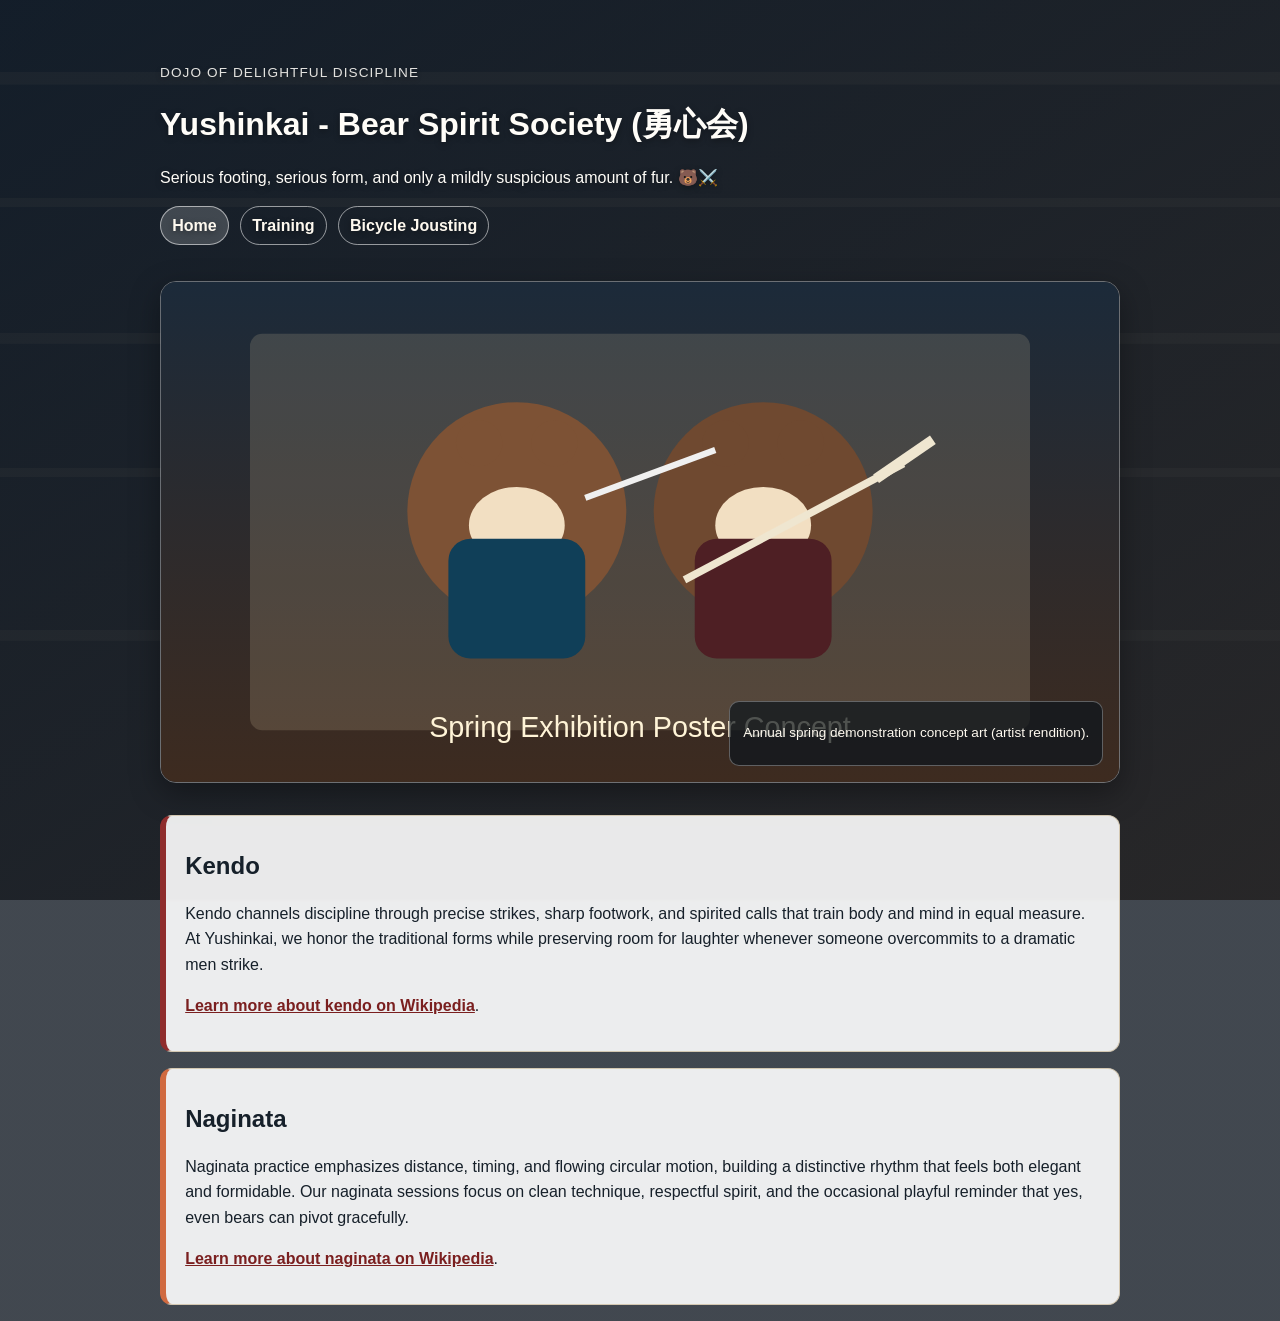
<file: index.html>
<!doctype html>
<html lang="en">
<head>
  <meta charset="UTF-8" />
  <meta name="viewport" content="width=device-width, initial-scale=1.0" />
  <title>Yushinkai - Bear Spirit Society</title>
  <link rel="stylesheet" href="styles.css" />
  <!-- Google tag (gtag.js) -->
  <script async src="https://www.googletagmanager.com/gtag/js?id=G-T15H61G9F0"></script>
  <script>
    window.dataLayer = window.dataLayer || [];
    function gtag(){dataLayer.push(arguments);}
    gtag('js', new Date());
    gtag('config', 'G-T15H61G9F0');
  </script>
</head>
<body>
  <header class="site-header">
    <p class="eyebrow">Dojo of Delightful Discipline</p>
    <h1>Yushinkai - Bear Spirit Society (勇心会)</h1>
    <p class="tagline">Serious footing, serious form, and only a mildly suspicious amount of fur.</p>
    <nav class="top-nav" aria-label="Main navigation">
      <a class="active" href="index.html" aria-current="page">Home</a>
      <a href="training.html">Training</a>
      <a href="bicycle-jousting.html">Bicycle Jousting</a>
    </nav>
  </header>

  <main>
    <section class="hero" aria-label="Featured concept artwork of armored bears sparring">
      <img src="images/hero-bear-duel.svg" alt="Two excited bears in bogu, one with a katana and one with a naginata, sparring in a dramatic dojo scene" />
      <div class="hero-note">
        <p>Annual spring demonstration concept art (artist rendition).</p>
      </div>
    </section>

    <section class="card" id="kendo">
      <h2>Kendo</h2>
      <p>
        Kendo channels discipline through precise strikes, sharp footwork, and spirited calls that train body and mind in equal measure.
        At Yushinkai, we honor the traditional forms while preserving room for laughter whenever someone overcommits to a dramatic men strike.
      </p>
      <p><a href="https://en.wikipedia.org/wiki/Kendo" target="_blank" rel="noopener noreferrer">Learn more about kendo on Wikipedia</a>.</p>
    </section>

    <section class="card" id="naginata">
      <h2>Naginata</h2>
      <p>
        Naginata practice emphasizes distance, timing, and flowing circular motion, building a distinctive rhythm that feels both elegant and formidable.
        Our naginata sessions focus on clean technique, respectful spirit, and the occasional playful reminder that yes, even bears can pivot gracefully.
      </p>
      <p><a href="https://en.wikipedia.org/wiki/Naginata" target="_blank" rel="noopener noreferrer">Learn more about naginata on Wikipedia</a>.</p>
    </section>
  </main>
</body>
</html>
</file>
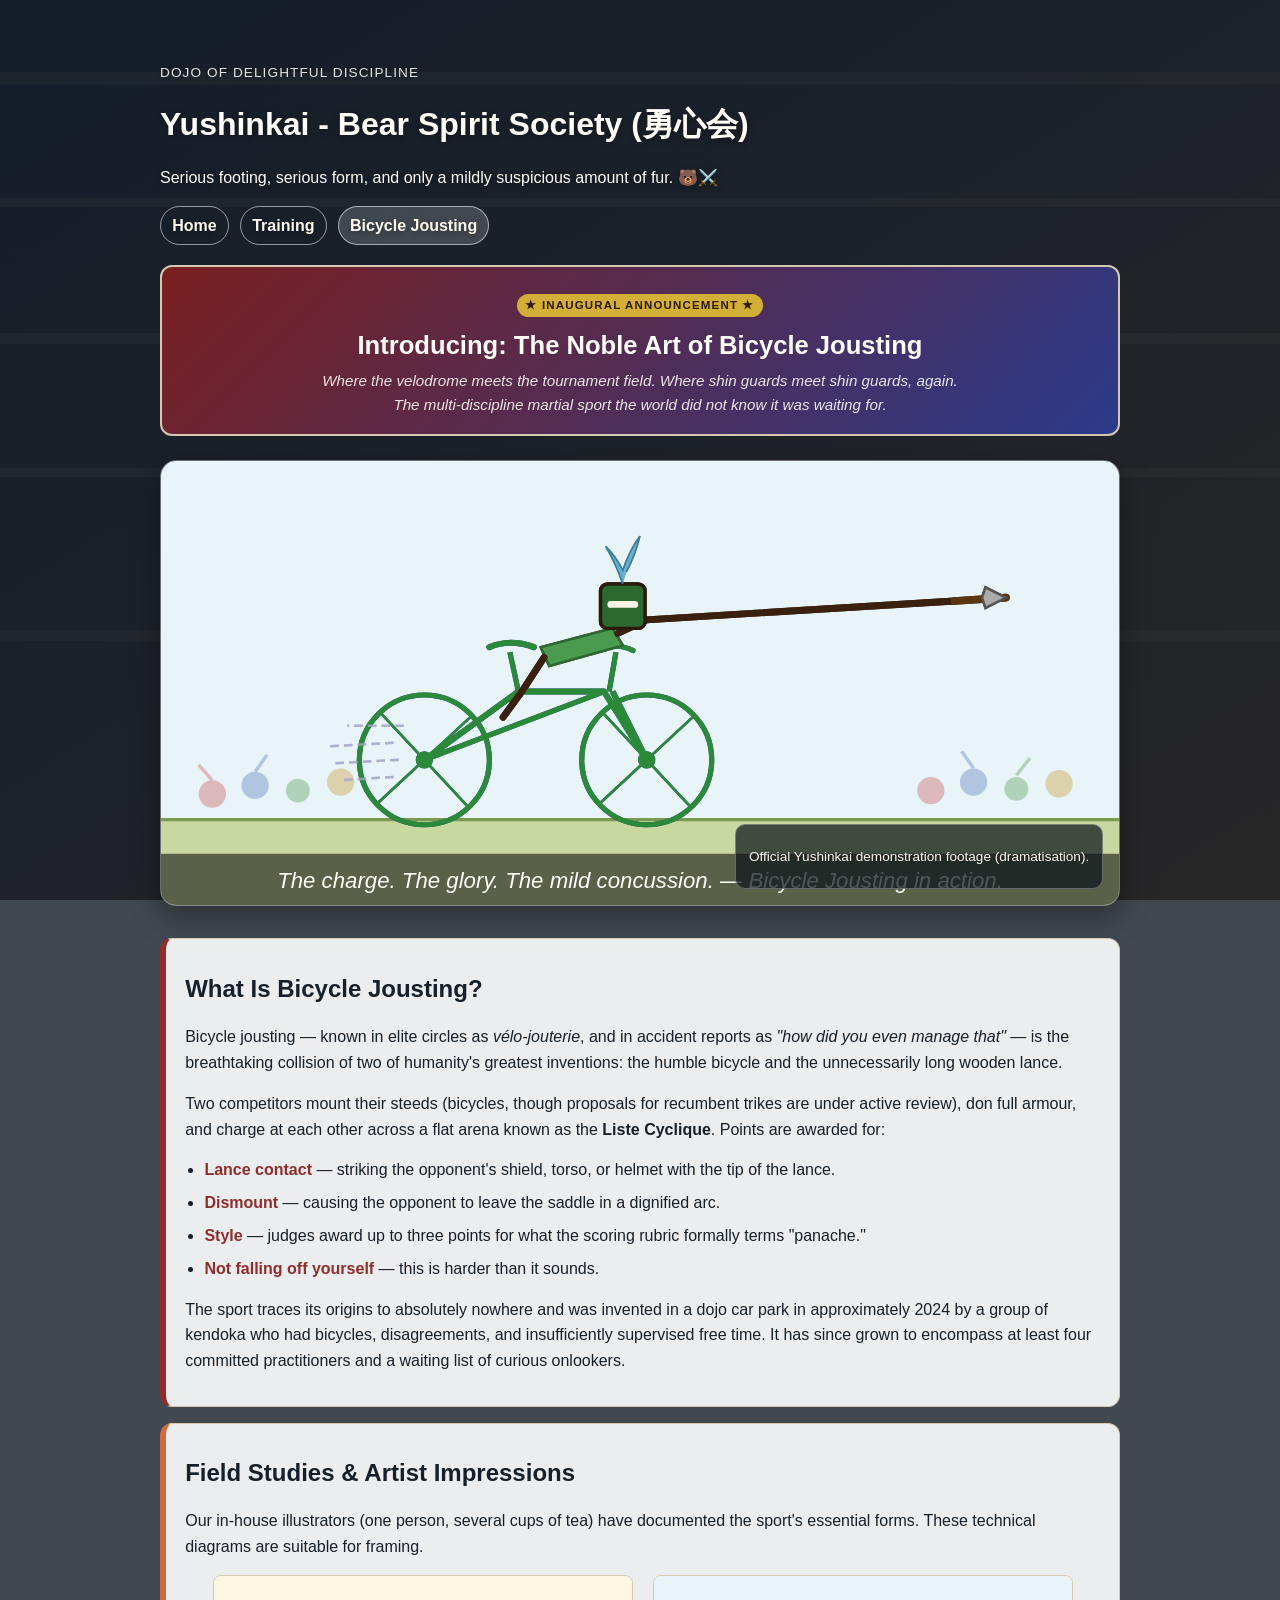
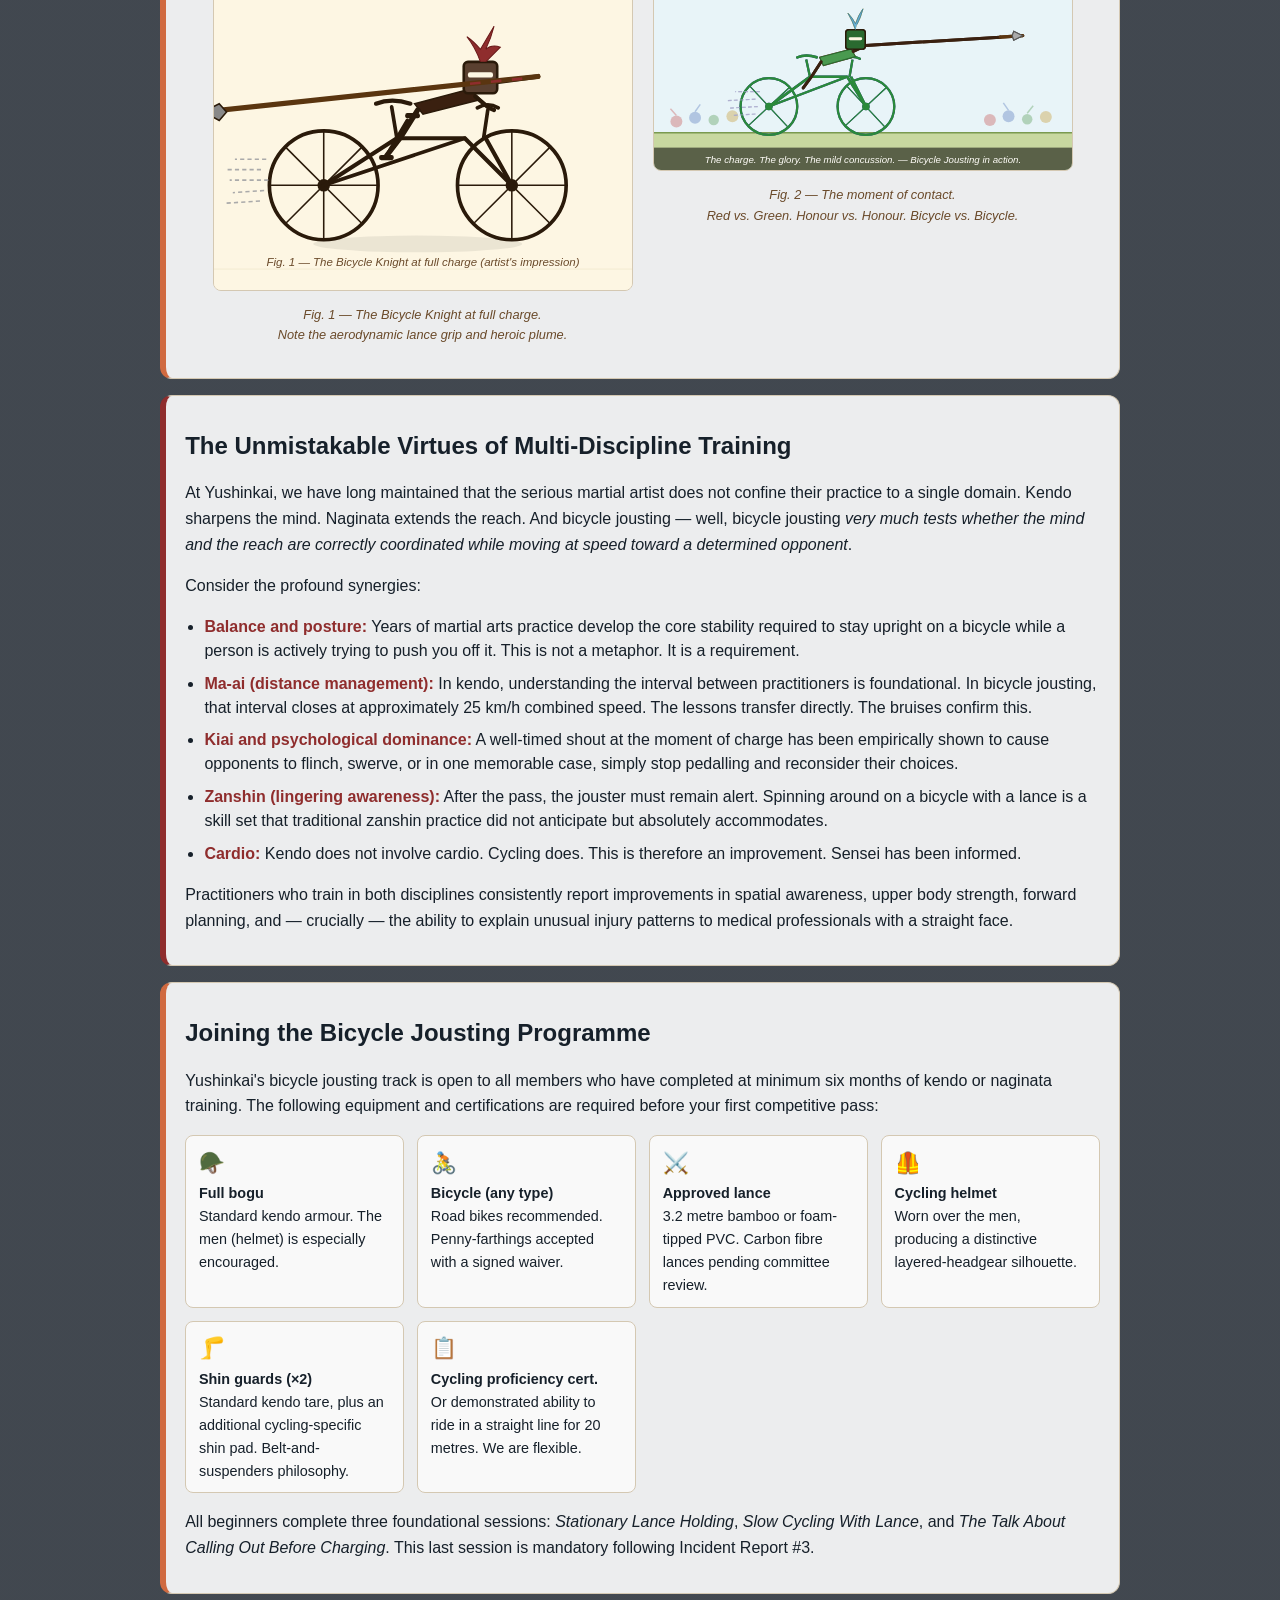
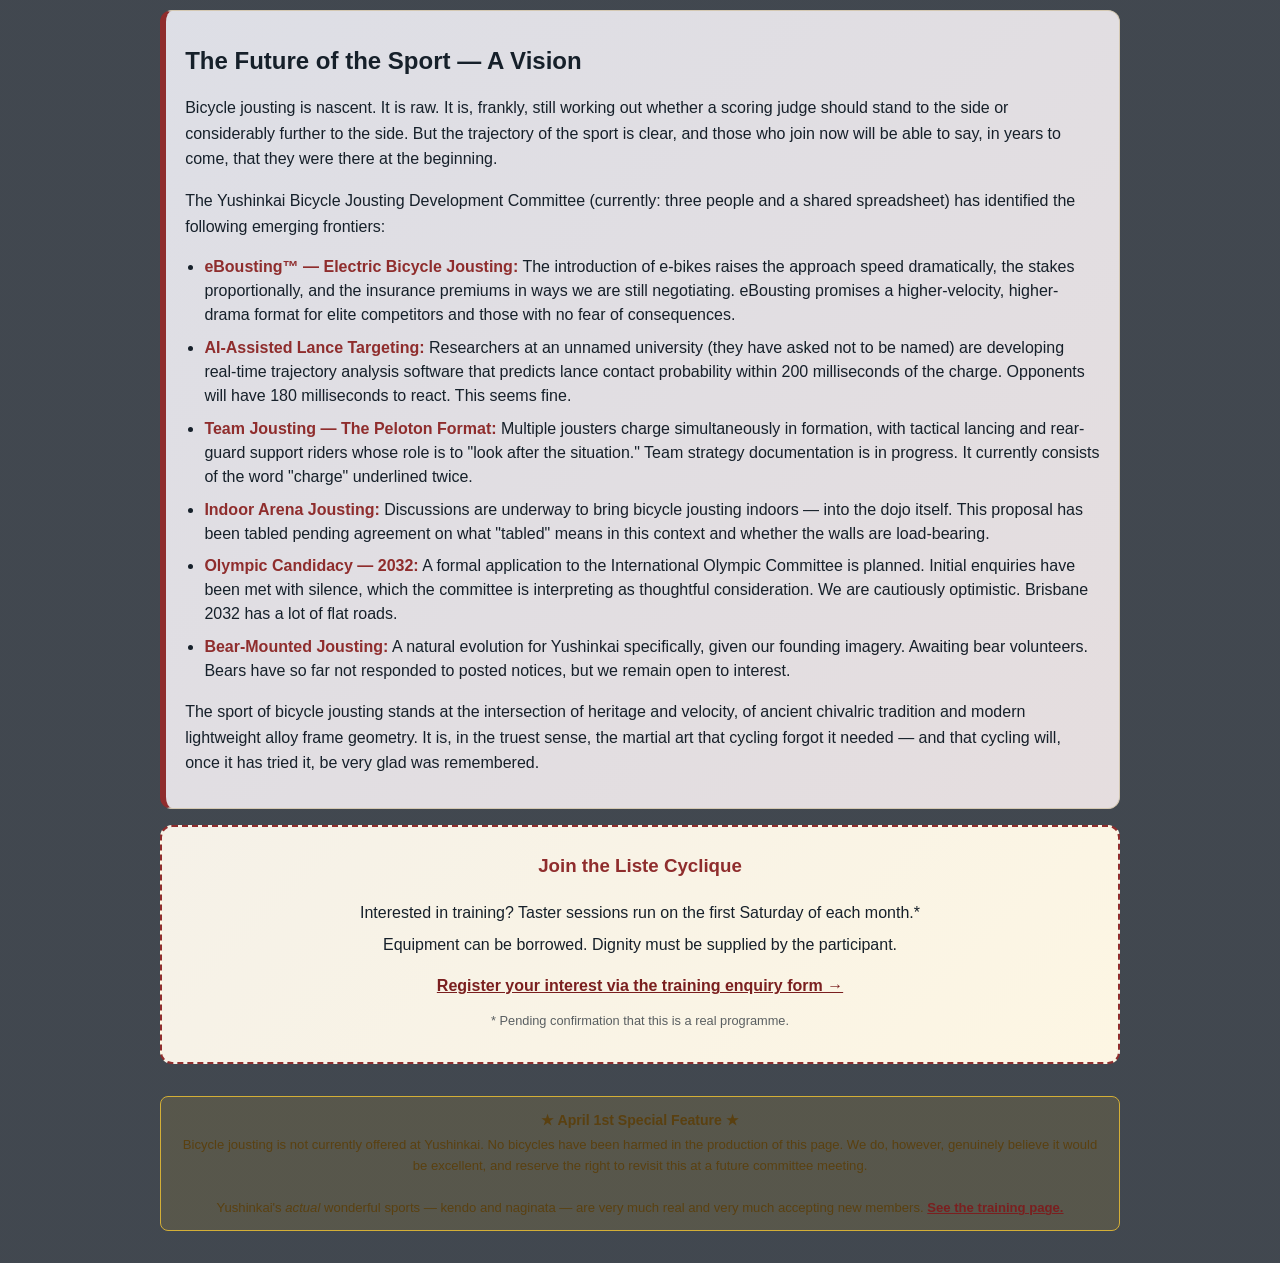
<file: bicycle-jousting.html>
<!doctype html>
<html lang="en">
<head>
  <meta charset="UTF-8" />
  <meta name="viewport" content="width=device-width, initial-scale=1.0" />
  <title>Bicycle Jousting — Yushinkai</title>
  <link rel="stylesheet" href="styles.css" />
  <!-- Google tag (gtag.js) -->
  <script async src="https://www.googletagmanager.com/gtag/js?id=G-T15H61G9F0"></script>
  <script>
    window.dataLayer = window.dataLayer || [];
    function gtag(){dataLayer.push(arguments);}
    gtag('js', new Date());
    gtag('config', 'G-T15H61G9F0');
  </script>
  <style>
    .jousting-hero-banner {
      background: linear-gradient(135deg, #7a1f1f 0%, #2a3a8a 100%);
      color: #fffdf8;
      text-align: center;
      padding: 1.5rem 1rem 1rem;
      border-radius: 12px;
      margin-bottom: 1.5rem;
      border: 2px solid var(--outline);
    }
    .jousting-hero-banner h2 {
      color: #fffdf8;
      font-size: 1.6rem;
      margin: 0.25rem 0 0.5rem;
    }
    .jousting-hero-banner .banner-sub {
      font-style: italic;
      font-size: 0.95rem;
      opacity: 0.88;
      margin: 0;
    }
    .april-badge {
      display: inline-block;
      background: #d4af37;
      color: #2a1a0a;
      font-size: 0.72rem;
      font-weight: bold;
      letter-spacing: 0.1em;
      text-transform: uppercase;
      padding: 0.2em 0.7em;
      border-radius: 20px;
      margin-bottom: 0.6rem;
    }
    .sketch-gallery {
      display: flex;
      gap: 1.25rem;
      flex-wrap: wrap;
      justify-content: center;
      margin: 1rem 0;
    }
    .sketch-gallery figure {
      margin: 0;
      text-align: center;
      flex: 1 1 280px;
      max-width: 420px;
    }
    .sketch-gallery figure img {
      width: 100%;
      border-radius: 8px;
      border: 1.5px solid var(--outline);
      background: #fdf6e3;
    }
    .sketch-gallery figcaption {
      font-size: 0.8rem;
      color: #6a4a2a;
      font-style: italic;
      margin-top: 0.4rem;
    }
    .virtue-list {
      padding-left: 1.2rem;
    }
    .virtue-list li {
      margin-bottom: 0.55rem;
      line-height: 1.5;
    }
    .virtue-list li strong {
      color: var(--accent);
    }
    .future-card {
      background: linear-gradient(135deg, rgba(42,58,138,0.08) 0%, rgba(143,45,45,0.08) 100%), rgba(255,255,255,0.9);
      border-left: 6px solid #2a3a8a;
    }
    .disclaimer {
      background: rgba(212,175,55,0.15);
      border: 1px solid #d4af37;
      border-radius: 8px;
      padding: 0.75rem 1rem;
      font-size: 0.82rem;
      text-align: center;
      color: #5a4010;
      margin-top: 2rem;
    }
    .disclaimer strong {
      display: block;
      font-size: 0.88rem;
      margin-bottom: 0.2rem;
    }
    .cta-box {
      text-align: center;
      padding: 1.5rem;
      background: linear-gradient(135deg, #f5f1e8, #fdf6e3);
      border: 2px dashed var(--accent);
      border-radius: 12px;
      margin: 1rem 0;
    }
    .cta-box h3 {
      color: var(--accent);
      margin-top: 0;
    }
    .cta-box p {
      margin: 0.4rem 0;
    }
    .requirements-grid {
      display: grid;
      grid-template-columns: repeat(auto-fill, minmax(200px, 1fr));
      gap: 0.8rem;
      margin: 0.75rem 0;
    }
    .req-item {
      background: rgba(255,255,255,0.7);
      border: 1px solid var(--outline);
      border-radius: 8px;
      padding: 0.6rem 0.8rem;
      font-size: 0.9rem;
    }
    .req-item .req-icon {
      font-size: 1.3rem;
      display: block;
      margin-bottom: 0.2rem;
    }
  </style>
</head>
<body class="training-page">
  <header class="site-header">
    <p class="eyebrow">Dojo of Delightful Discipline</p>
    <h1>Yushinkai - Bear Spirit Society (勇心会)</h1>
    <p class="tagline">Serious footing, serious form, and only a mildly suspicious amount of fur.</p>
    <nav class="top-nav" aria-label="Main navigation">
      <a href="index.html">Home</a>
      <a href="training.html">Training</a>
      <a class="active" href="bicycle-jousting.html" aria-current="page">Bicycle Jousting</a>
    </nav>
  </header>

  <main class="training-layout">

    <div class="jousting-hero-banner">
      <span class="april-badge">&#9733; Inaugural Announcement &#9733;</span>
      <h2>Introducing: The Noble Art of Bicycle Jousting</h2>
      <p class="banner-sub">Where the velodrome meets the tournament field. Where shin guards meet shin guards, again. <br>
      The multi-discipline martial sport the world did not know it was waiting for.</p>
    </div>

    <!-- Animated charge illustration -->
    <section class="hero" aria-label="Animated illustration of two bicycle jousters charging at each other">
      <img src="images/bicycle-jousting-charge.svg"
           alt="Two armoured cyclists charging at each other with jousting lances, animated" />
      <div class="hero-note">
        <p>Official Yushinkai demonstration footage (dramatisation).</p>
      </div>
    </section>

    <!-- Introduction -->
    <section class="card" id="introduction">
      <h2>What Is Bicycle Jousting?</h2>
      <p>
        Bicycle jousting — known in elite circles as <em>vélo-jouterie</em>, and in accident reports
        as <em>"how did you even manage that"</em> — is the breathtaking collision of two of humanity's
        greatest inventions: the humble bicycle and the unnecessarily long wooden lance.
      </p>
      <p>
        Two competitors mount their steeds (bicycles, though proposals for recumbent trikes are under
        active review), don full armour, and charge at each other across a flat arena known as
        the <strong>Liste Cyclique</strong>. Points are awarded for:
      </p>
      <ul class="virtue-list">
        <li><strong>Lance contact</strong> — striking the opponent's shield, torso, or helmet with the tip of the lance.</li>
        <li><strong>Dismount</strong> — causing the opponent to leave the saddle in a dignified arc.</li>
        <li><strong>Style</strong> — judges award up to three points for what the scoring rubric formally terms "panache."</li>
        <li><strong>Not falling off yourself</strong> — this is harder than it sounds.</li>
      </ul>
      <p>
        The sport traces its origins to absolutely nowhere and was invented in a dojo car park in
        approximately 2024 by a group of kendoka who had bicycles, disagreements, and insufficiently
        supervised free time. It has since grown to encompass at least four committed practitioners
        and a waiting list of curious onlookers.
      </p>
    </section>

    <!-- Sketch gallery -->
    <section class="card" id="sketches">
      <h2>Field Studies &amp; Artist Impressions</h2>
      <p>
        Our in-house illustrators (one person, several cups of tea) have documented the sport's
        essential forms. These technical diagrams are suitable for framing.
      </p>
      <div class="sketch-gallery">
        <figure>
          <img src="images/bicycle-jouster-sketch.svg"
               alt="Sketch of a knight on a bicycle holding a jousting lance at full charge, with speed lines" />
          <figcaption>Fig. 1 — The Bicycle Knight at full charge.<br>Note the aerodynamic lance grip and heroic plume.</figcaption>
        </figure>
        <figure>
          <img src="images/bicycle-jousting-charge.svg"
               alt="Animated illustration: two armoured cyclists charge at each other from opposite sides of an arena" />
          <figcaption>Fig. 2 — The moment of contact.<br>Red vs. Green. Honour vs. Honour. Bicycle vs. Bicycle.</figcaption>
        </figure>
      </div>
    </section>

    <!-- Why martial artists should train this -->
    <section class="card" id="multi-discipline">
      <h2>The Unmistakable Virtues of Multi-Discipline Training</h2>
      <p>
        At Yushinkai, we have long maintained that the serious martial artist does not confine their
        practice to a single domain. Kendo sharpens the mind. Naginata extends the reach. And
        bicycle jousting — well, bicycle jousting <em>very much tests whether the mind and the reach
        are correctly coordinated while moving at speed toward a determined opponent</em>.
      </p>
      <p>
        Consider the profound synergies:
      </p>
      <ul class="virtue-list">
        <li>
          <strong>Balance and posture:</strong> Years of martial arts practice develop the core stability
          required to stay upright on a bicycle while a person is actively trying to push you off it.
          This is not a metaphor. It is a requirement.
        </li>
        <li>
          <strong>Ma-ai (distance management):</strong> In kendo, understanding the interval between
          practitioners is foundational. In bicycle jousting, that interval closes at approximately
          25 km/h combined speed. The lessons transfer directly. The bruises confirm this.
        </li>
        <li>
          <strong>Kiai and psychological dominance:</strong> A well-timed shout at the moment of
          charge has been empirically shown to cause opponents to flinch, swerve, or in one
          memorable case, simply stop pedalling and reconsider their choices.
        </li>
        <li>
          <strong>Zanshin (lingering awareness):</strong> After the pass, the jouster must remain
          alert. Spinning around on a bicycle with a lance is a skill set that traditional zanshin
          practice did not anticipate but absolutely accommodates.
        </li>
        <li>
          <strong>Cardio:</strong> Kendo does not involve cardio. Cycling does. This is therefore
          an improvement. Sensei has been informed.
        </li>
      </ul>
      <p>
        Practitioners who train in both disciplines consistently report improvements in spatial
        awareness, upper body strength, forward planning, and — crucially — the ability to
        explain unusual injury patterns to medical professionals with a straight face.
      </p>
    </section>

    <!-- Training requirements -->
    <section class="card" id="training">
      <h2>Joining the Bicycle Jousting Programme</h2>
      <p>
        Yushinkai's bicycle jousting track is open to all members who have completed at minimum
        six months of kendo or naginata training. The following equipment and certifications are required
        before your first competitive pass:
      </p>
      <div class="requirements-grid">
        <div class="req-item">
          <span class="req-icon">🪖</span>
          <strong>Full bogu</strong><br>
          Standard kendo armour. The men (helmet) is especially encouraged.
        </div>
        <div class="req-item">
          <span class="req-icon">🚴</span>
          <strong>Bicycle (any type)</strong><br>
          Road bikes recommended. Penny-farthings accepted with a signed waiver.
        </div>
        <div class="req-item">
          <span class="req-icon">⚔️</span>
          <strong>Approved lance</strong><br>
          3.2 metre bamboo or foam-tipped PVC. Carbon fibre lances pending committee review.
        </div>
        <div class="req-item">
          <span class="req-icon">🦺</span>
          <strong>Cycling helmet</strong><br>
          Worn over the men, producing a distinctive layered-headgear silhouette.
        </div>
        <div class="req-item">
          <span class="req-icon">🦵</span>
          <strong>Shin guards (×2)</strong><br>
          Standard kendo tare, plus an additional cycling-specific shin pad. Belt-and-suspenders philosophy.
        </div>
        <div class="req-item">
          <span class="req-icon">📋</span>
          <strong>Cycling proficiency cert.</strong><br>
          Or demonstrated ability to ride in a straight line for 20 metres. We are flexible.
        </div>
      </div>
      <p>
        All beginners complete three foundational sessions: <em>Stationary Lance Holding</em>,
        <em>Slow Cycling With Lance</em>, and <em>The Talk About Calling Out Before Charging</em>.
        This last session is mandatory following Incident Report #3.
      </p>
    </section>

    <!-- Future developments -->
    <section class="card future-card" id="future">
      <h2>The Future of the Sport — A Vision</h2>
      <p>
        Bicycle jousting is nascent. It is raw. It is, frankly, still working out whether
        a scoring judge should stand to the side or considerably further to the side. But the
        trajectory of the sport is clear, and those who join now will be able to say, in years
        to come, that they were there at the beginning.
      </p>
      <p>
        The Yushinkai Bicycle Jousting Development Committee (currently: three people and a
        shared spreadsheet) has identified the following emerging frontiers:
      </p>
      <ul class="virtue-list">
        <li>
          <strong>eBousting™ — Electric Bicycle Jousting:</strong> The introduction of e-bikes
          raises the approach speed dramatically, the stakes proportionally, and the insurance
          premiums in ways we are still negotiating. eBousting promises a higher-velocity,
          higher-drama format for elite competitors and those with no fear of consequences.
        </li>
        <li>
          <strong>AI-Assisted Lance Targeting:</strong> Researchers at an unnamed university
          (they have asked not to be named) are developing real-time trajectory analysis
          software that predicts lance contact probability within 200 milliseconds of the
          charge. Opponents will have 180 milliseconds to react. This seems fine.
        </li>
        <li>
          <strong>Team Jousting — The Peloton Format:</strong> Multiple jousters charge
          simultaneously in formation, with tactical lancing and rear-guard support riders
          whose role is to "look after the situation." Team strategy documentation is in
          progress. It currently consists of the word "charge" underlined twice.
        </li>
        <li>
          <strong>Indoor Arena Jousting:</strong> Discussions are underway to bring bicycle
          jousting indoors — into the dojo itself. This proposal has been tabled pending
          agreement on what "tabled" means in this context and whether the walls are load-bearing.
        </li>
        <li>
          <strong>Olympic Candidacy — 2032:</strong> A formal application to the International
          Olympic Committee is planned. Initial enquiries have been met with silence, which
          the committee is interpreting as thoughtful consideration. We are cautiously optimistic.
          Brisbane 2032 has a lot of flat roads.
        </li>
        <li>
          <strong>Bear-Mounted Jousting:</strong> A natural evolution for Yushinkai specifically,
          given our founding imagery. Awaiting bear volunteers. Bears have so far not responded
          to posted notices, but we remain open to interest.
        </li>
      </ul>
      <p>
        The sport of bicycle jousting stands at the intersection of heritage and velocity, of
        ancient chivalric tradition and modern lightweight alloy frame geometry. It is, in the
        truest sense, the martial art that cycling forgot it needed — and that cycling will,
        once it has tried it, be very glad was remembered.
      </p>
    </section>

    <!-- Call to action -->
    <div class="cta-box">
      <h3>Join the Liste Cyclique</h3>
      <p>Interested in training? Taster sessions run on the first Saturday of each month.*</p>
      <p>Equipment can be borrowed. Dignity must be supplied by the participant.</p>
      <p style="margin-top:1rem;">
        <a href="training.html#contact">Register your interest via the training enquiry form &rarr;</a>
      </p>
      <p style="font-size:0.8rem; margin-top:0.75rem; opacity:0.7;">
        * Pending confirmation that this is a real programme.
      </p>
    </div>

    <div class="disclaimer">
      <strong>&#9733; April 1st Special Feature &#9733;</strong>
      Bicycle jousting is not currently offered at Yushinkai. No bicycles have been harmed
      in the production of this page. We do, however, genuinely believe it would be excellent,
      and reserve the right to revisit this at a future committee meeting.
      <br><br>
      Yushinkai's <em>actual</em> wonderful sports — kendo and naginata — are very much real
      and very much accepting new members. <a href="training.html">See the training page.</a>
    </div>

  </main>
</body>
</html>
</file>
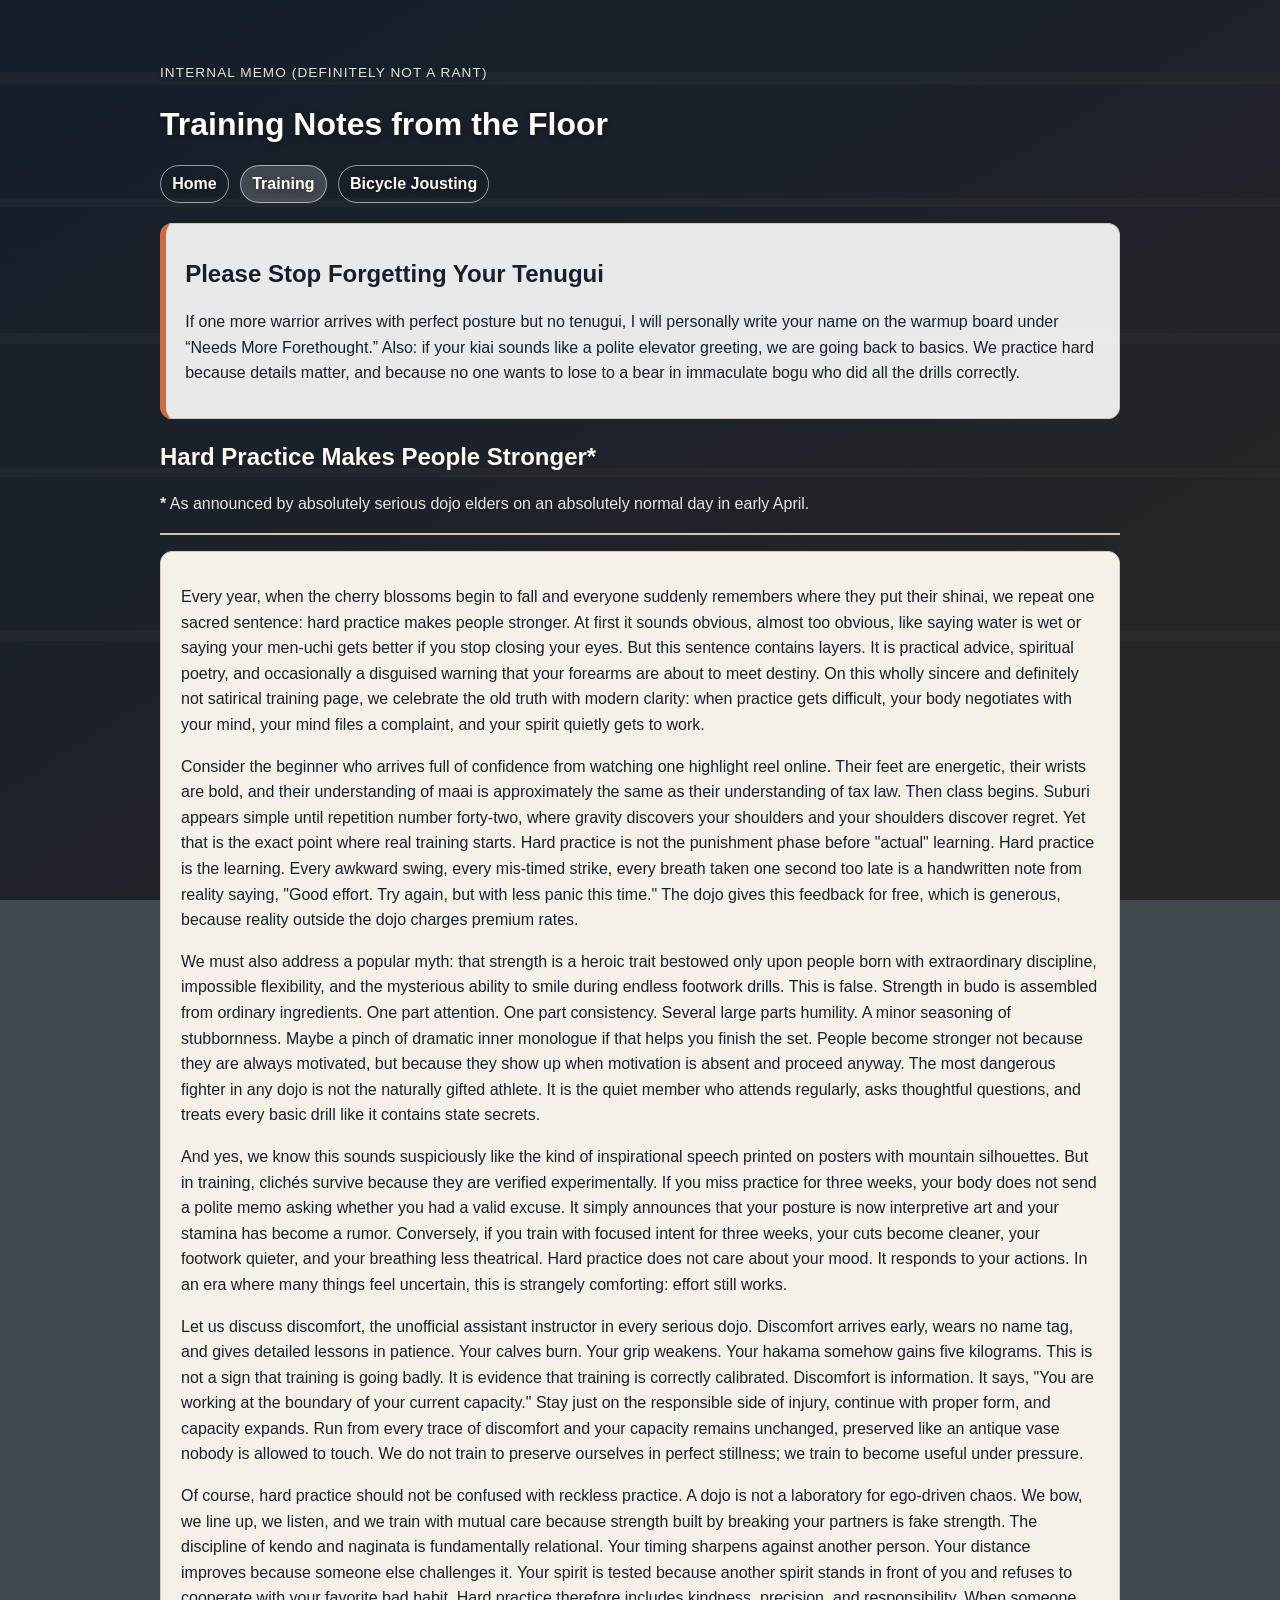
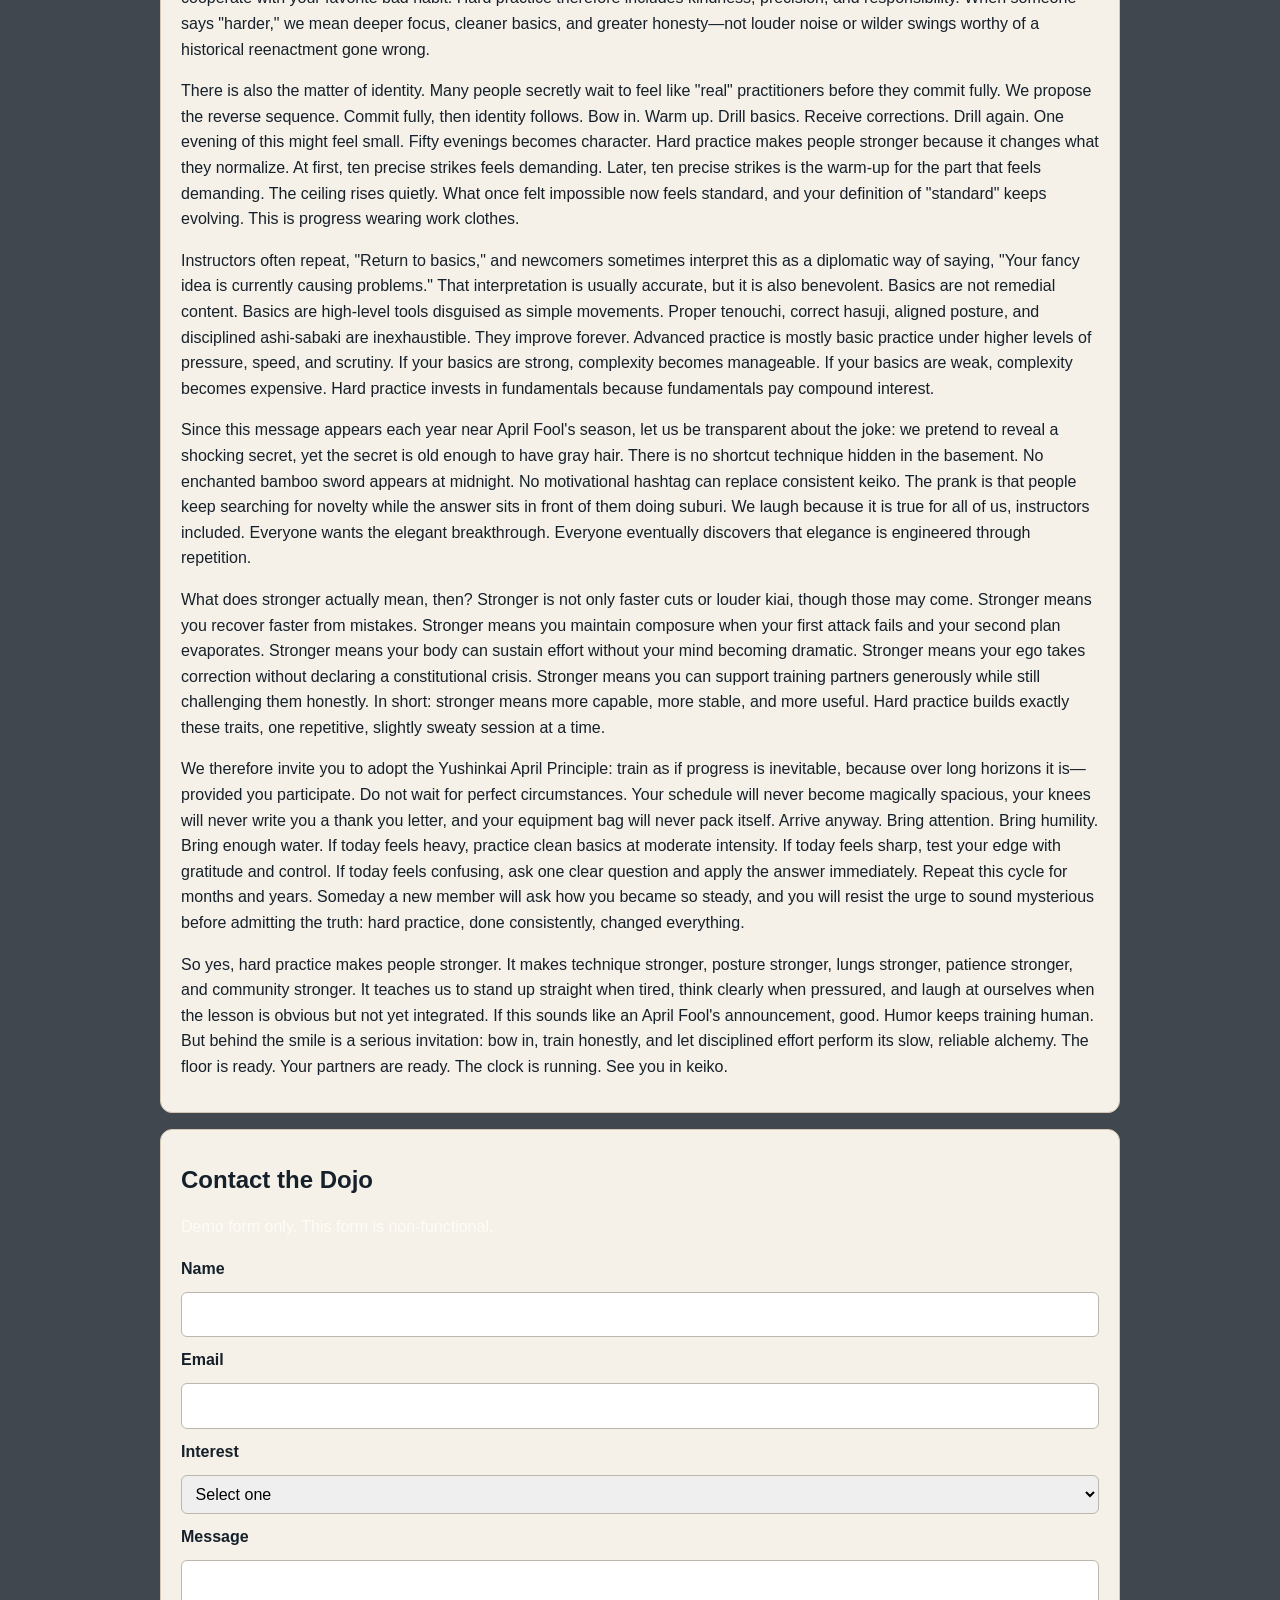
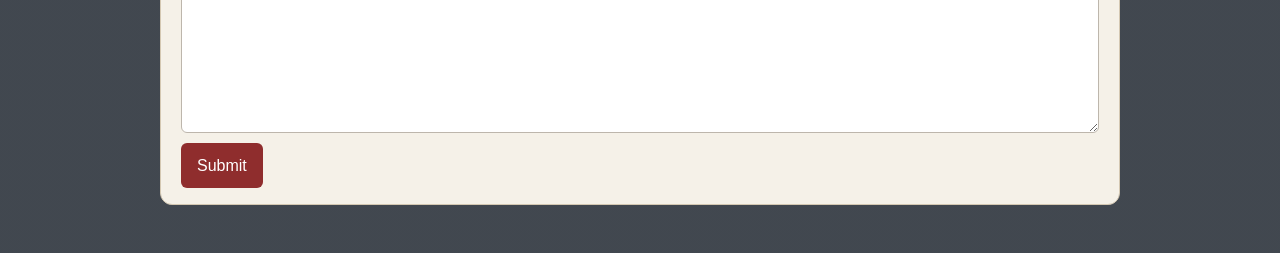
<file: training.html>
<!doctype html>
<html lang="en">
<head>
  <meta charset="UTF-8" />
  <meta name="viewport" content="width=device-width, initial-scale=1.0" />
  <title>Yushinkai Training Philosophy</title>
  <link rel="stylesheet" href="styles.css" />
  <!-- Google tag (gtag.js) -->
  <script async src="https://www.googletagmanager.com/gtag/js?id=G-T15H61G9F0"></script>
  <script>
    window.dataLayer = window.dataLayer || [];
    function gtag(){dataLayer.push(arguments);}
    gtag('js', new Date());
    gtag('config', 'G-T15H61G9F0');
  </script>
</head>
<body class="training-page">
  <header class="site-header">
    <p class="eyebrow">Internal Memo (Definitely Not a Rant)</p>
    <h1>Training Notes from the Floor</h1>
    <nav class="top-nav" aria-label="Main navigation">
      <a href="index.html">Home</a>
      <a class="active" href="training.html" aria-current="page">Training</a>
      <a href="bicycle-jousting.html">Bicycle Jousting</a>
    </nav>
  </header>

  <main class="training-layout">
    <section class="card" id="training-focus">
      <h2>Please Stop Forgetting Your Tenugui</h2>
      <p>
        If one more warrior arrives with perfect posture but no tenugui, I will personally write your name on the warmup board under
        “Needs More Forethought.” Also: if your kiai sounds like a polite elevator greeting, we are going back to basics. We practice
        hard because details matter, and because no one wants to lose to a bear in immaculate bogu who did all the drills correctly.
      </p>
    </section>

    <header class="training-hero">
      <h2>Hard Practice Makes People Stronger*</h2>
      <p class="subtitle">
        <strong>*</strong> As announced by absolutely serious dojo elders on an
        absolutely normal day in early April.
      </p>
    </header>

    <article class="content">
      <p>
        Every year, when the cherry blossoms begin to fall and everyone suddenly
        remembers where they put their shinai, we repeat one sacred sentence:
        hard practice makes people stronger. At first it sounds obvious, almost
        too obvious, like saying water is wet or saying your men-uchi gets
        better if you stop closing your eyes. But this sentence contains layers.
        It is practical advice, spiritual poetry, and occasionally a disguised
        warning that your forearms are about to meet destiny. On this wholly
        sincere and definitely not satirical training page, we celebrate the
        old truth with modern clarity: when practice gets difficult, your body
        negotiates with your mind, your mind files a complaint, and your spirit
        quietly gets to work.
      </p>

      <p>
        Consider the beginner who arrives full of confidence from watching one
        highlight reel online. Their feet are energetic, their wrists are bold,
        and their understanding of maai is approximately the same as their
        understanding of tax law. Then class begins. Suburi appears simple until
        repetition number forty-two, where gravity discovers your shoulders and
        your shoulders discover regret. Yet that is the exact point where real
        training starts. Hard practice is not the punishment phase before
        "actual" learning. Hard practice is the learning. Every awkward swing,
        every mis-timed strike, every breath taken one second too late is a
        handwritten note from reality saying, "Good effort. Try again, but with
        less panic this time." The dojo gives this feedback for free, which is
        generous, because reality outside the dojo charges premium rates.
      </p>

      <p>
        We must also address a popular myth: that strength is a heroic trait
        bestowed only upon people born with extraordinary discipline, impossible
        flexibility, and the mysterious ability to smile during endless footwork
        drills. This is false. Strength in budo is assembled from ordinary
        ingredients. One part attention. One part consistency. Several large
        parts humility. A minor seasoning of stubbornness. Maybe a pinch of
        dramatic inner monologue if that helps you finish the set. People become
        stronger not because they are always motivated, but because they show up
        when motivation is absent and proceed anyway. The most dangerous fighter
        in any dojo is not the naturally gifted athlete. It is the quiet member
        who attends regularly, asks thoughtful questions, and treats every basic
        drill like it contains state secrets.
      </p>

      <p>
        And yes, we know this sounds suspiciously like the kind of inspirational
        speech printed on posters with mountain silhouettes. But in training,
        clichés survive because they are verified experimentally. If you miss
        practice for three weeks, your body does not send a polite memo asking
        whether you had a valid excuse. It simply announces that your posture is
        now interpretive art and your stamina has become a rumor. Conversely, if
        you train with focused intent for three weeks, your cuts become cleaner,
        your footwork quieter, and your breathing less theatrical. Hard practice
        does not care about your mood. It responds to your actions. In an era
        where many things feel uncertain, this is strangely comforting: effort
        still works.
      </p>

      <p>
        Let us discuss discomfort, the unofficial assistant instructor in every
        serious dojo. Discomfort arrives early, wears no name tag, and gives
        detailed lessons in patience. Your calves burn. Your grip weakens. Your
        hakama somehow gains five kilograms. This is not a sign that training is
        going badly. It is evidence that training is correctly calibrated.
        Discomfort is information. It says, "You are working at the boundary of
        your current capacity." Stay just on the responsible side of injury,
        continue with proper form, and capacity expands. Run from every trace of
        discomfort and your capacity remains unchanged, preserved like an antique
        vase nobody is allowed to touch. We do not train to preserve ourselves in
        perfect stillness; we train to become useful under pressure.
      </p>

      <p>
        Of course, hard practice should not be confused with reckless practice.
        A dojo is not a laboratory for ego-driven chaos. We bow, we line up, we
        listen, and we train with mutual care because strength built by breaking
        your partners is fake strength. The discipline of kendo and naginata is
        fundamentally relational. Your timing sharpens against another person.
        Your distance improves because someone else challenges it. Your spirit is
        tested because another spirit stands in front of you and refuses to
        cooperate with your favorite bad habit. Hard practice therefore includes
        kindness, precision, and responsibility. When someone says "harder," we
        mean deeper focus, cleaner basics, and greater honesty—not louder noise
        or wilder swings worthy of a historical reenactment gone wrong.
      </p>

      <p>
        There is also the matter of identity. Many people secretly wait to feel
        like "real" practitioners before they commit fully. We propose the
        reverse sequence. Commit fully, then identity follows. Bow in. Warm up.
        Drill basics. Receive corrections. Drill again. One evening of this might
        feel small. Fifty evenings becomes character. Hard practice makes people
        stronger because it changes what they normalize. At first, ten precise
        strikes feels demanding. Later, ten precise strikes is the warm-up for
        the part that feels demanding. The ceiling rises quietly. What once felt
        impossible now feels standard, and your definition of "standard" keeps
        evolving. This is progress wearing work clothes.
      </p>

      <p>
        Instructors often repeat, "Return to basics," and newcomers sometimes
        interpret this as a diplomatic way of saying, "Your fancy idea is
        currently causing problems." That interpretation is usually accurate, but
        it is also benevolent. Basics are not remedial content. Basics are
        high-level tools disguised as simple movements. Proper tenouchi, correct
        hasuji, aligned posture, and disciplined ashi-sabaki are inexhaustible.
        They improve forever. Advanced practice is mostly basic practice under
        higher levels of pressure, speed, and scrutiny. If your basics are strong,
        complexity becomes manageable. If your basics are weak, complexity becomes
        expensive. Hard practice invests in fundamentals because fundamentals pay
        compound interest.
      </p>

      <p>
        Since this message appears each year near April Fool's season, let us be
        transparent about the joke: we pretend to reveal a shocking secret,
        yet the secret is old enough to have gray hair. There is no shortcut
        technique hidden in the basement. No enchanted bamboo sword appears at
        midnight. No motivational hashtag can replace consistent keiko. The prank
        is that people keep searching for novelty while the answer sits in front
        of them doing suburi. We laugh because it is true for all of us,
        instructors included. Everyone wants the elegant breakthrough. Everyone
        eventually discovers that elegance is engineered through repetition.
      </p>

      <p>
        What does stronger actually mean, then? Stronger is not only faster cuts
        or louder kiai, though those may come. Stronger means you recover faster
        from mistakes. Stronger means you maintain composure when your first
        attack fails and your second plan evaporates. Stronger means your body
        can sustain effort without your mind becoming dramatic. Stronger means
        your ego takes correction without declaring a constitutional crisis.
        Stronger means you can support training partners generously while still
        challenging them honestly. In short: stronger means more capable, more
        stable, and more useful. Hard practice builds exactly these traits, one
        repetitive, slightly sweaty session at a time.
      </p>

      <p>
        We therefore invite you to adopt the Yushinkai April Principle: train as
        if progress is inevitable, because over long horizons it is—provided you
        participate. Do not wait for perfect circumstances. Your schedule will
        never become magically spacious, your knees will never write you a thank
        you letter, and your equipment bag will never pack itself. Arrive anyway.
        Bring attention. Bring humility. Bring enough water. If today feels heavy,
        practice clean basics at moderate intensity. If today feels sharp, test
        your edge with gratitude and control. If today feels confusing, ask one
        clear question and apply the answer immediately. Repeat this cycle for
        months and years. Someday a new member will ask how you became so steady,
        and you will resist the urge to sound mysterious before admitting the
        truth: hard practice, done consistently, changed everything.
      </p>

      <p>
        So yes, hard practice makes people stronger. It makes technique stronger,
        posture stronger, lungs stronger, patience stronger, and community
        stronger. It teaches us to stand up straight when tired, think clearly
        when pressured, and laugh at ourselves when the lesson is obvious but not
        yet integrated. If this sounds like an April Fool's announcement, good.
        Humor keeps training human. But behind the smile is a serious invitation:
        bow in, train honestly, and let disciplined effort perform its slow,
        reliable alchemy. The floor is ready. Your partners are ready. The clock
        is running. See you in keiko.
      </p>
    </article>

    <section class="contact" aria-labelledby="contact-heading">
      <h2 id="contact-heading">Contact the Dojo</h2>
      <p class="helper">Demo form only. This form is non-functional.</p>

      <form action="#" method="post" class="contact-form">
        <label for="name">Name</label>
        <input id="name" name="name" type="text" required />

        <label for="email">Email</label>
        <input id="email" name="email" type="email" required />

        <label for="interest">Interest</label>
        <select id="interest" name="interest" required>
          <option value="">Select one</option>
          <option value="kendo">Kendo</option>
          <option value="naginata">Naginata</option>
          <option value="both">Both</option>
        </select>

        <label for="message">Message</label>
        <textarea id="message" name="message" rows="6" required></textarea>

        <button type="submit">Submit</button>
      </form>
    </section>
  </main>
</body>
</html>
</file>
<file: styles.css>
:root {
  --ink: #16202a;
  --paper: #f5f1e8;
  --card: rgba(255, 255, 255, 0.9);
  --accent: #8f2d2d;
  --accent-soft: #d06a40;
  --outline: #d4c8b2;
}

* {
  box-sizing: border-box;
}

body {
  margin: 0;
  font-family: "Trebuchet MS", "Noto Sans", sans-serif;
  line-height: 1.6;
  color: var(--ink);
  background:
    linear-gradient(rgba(12, 20, 30, 0.78), rgba(12, 20, 30, 0.78)),
    url("images/bg-dojo-texture.svg") center/cover fixed;
}

.site-header,
main {
  width: min(960px, 92vw);
  margin: 0 auto;
}

.site-header {
  padding: 3rem 0 1.25rem;
  color: #fffdf8;
  text-shadow: 0 2px 6px rgba(0, 0, 0, 0.35);
}

.eyebrow {
  letter-spacing: 0.08em;
  text-transform: uppercase;
  font-size: 0.85rem;
  margin-bottom: 0.5rem;
  opacity: 0.88;
}

h1,
h2 {
  line-height: 1.2;
}

.top-nav {
  display: flex;
  gap: 0.7rem;
  margin-top: 1rem;
}

.top-nav a {
  color: #fef9ef;
  text-decoration: none;
  border: 1px solid rgba(255, 255, 255, 0.55);
  padding: 0.35rem 0.7rem;
  border-radius: 999px;
  font-weight: 600;
}

.top-nav a:hover,
.top-nav a.active {
  background: rgba(255, 255, 255, 0.18);
}

.hero {
  position: relative;
  margin: 1rem 0 2rem;
  border-radius: 16px;
  overflow: hidden;
  border: 1px solid rgba(255, 255, 255, 0.35);
  box-shadow: 0 10px 30px rgba(0, 0, 0, 0.35);
}

.hero img {
  display: block;
  width: 100%;
  max-height: 500px;
  object-fit: cover;
}

.hero-note {
  position: absolute;
  right: 1rem;
  bottom: 1rem;
  background: rgba(15, 23, 30, 0.73);
  color: #fef9ef;
  border: 1px solid rgba(255, 255, 255, 0.3);
  border-radius: 10px;
  padding: 0.45rem 0.8rem;
  font-size: 0.85rem;
}

.card {
  background: var(--card);
  border: 1px solid var(--outline);
  border-left: 6px solid var(--accent-soft);
  border-radius: 12px;
  padding: 1rem 1.2rem;
  margin-bottom: 1rem;
  backdrop-filter: blur(1px);
}

.card:nth-of-type(even) {
  border-left-color: var(--accent);
}

a {
  color: #7a1f1f;
  font-weight: 600;
}

a:hover {
  color: #a53333;
}

.tagline::after {
  content: " 🐻⚔️";
}

.training-layout {
  padding-bottom: 2rem;
}

.training-page .training-hero {
  border-bottom: 2px solid var(--outline);
  margin: 1.5rem 0 1rem;
  color: #fef9ef;
}

.training-page .content,
.training-page .contact {
  background: var(--paper);
  border: 1px solid var(--outline);
  border-radius: 12px;
  padding: 1rem 1.25rem;
  margin-bottom: 1rem;
}

.training-page .subtitle,
.training-page .helper {
  color: rgba(255, 253, 248, 0.9);
}

.contact-form {
  display: grid;
  gap: 0.65rem;
}

label {
  font-weight: 600;
}

input,
select,
textarea,
button {
  font: inherit;
  padding: 0.55rem 0.6rem;
  border-radius: 6px;
  border: 1px solid #bdb6ac;
}

button {
  width: fit-content;
  background: var(--accent);
  color: #fff;
  border: none;
  cursor: pointer;
  padding: 0.6rem 1rem;
}

button:hover {
  filter: brightness(1.08);
}
</file>
